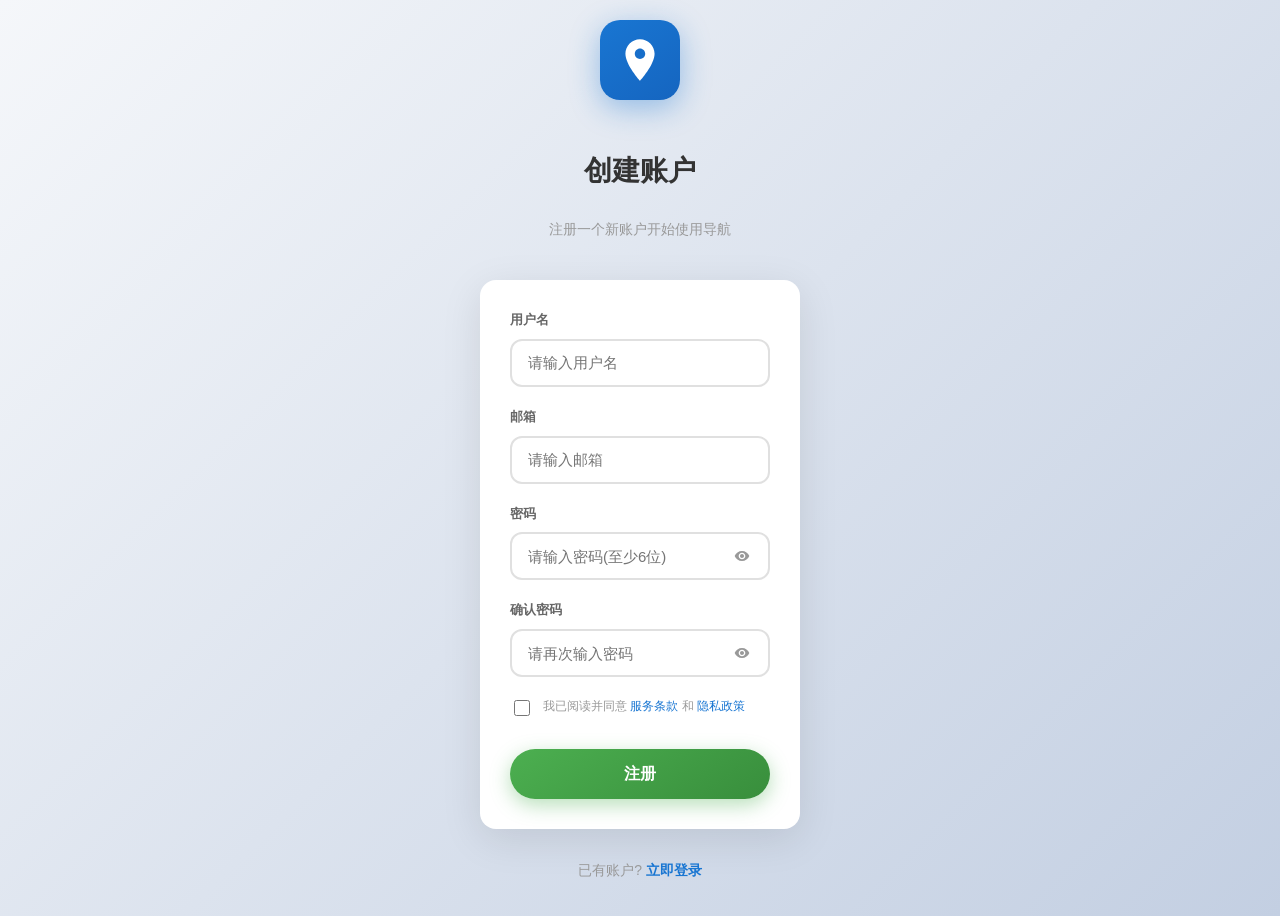
<file: register.html>
<!DOCTYPE html>
<html lang="zh-CN">
<head>
    <meta charset="UTF-8">
    <meta name="viewport" content="width=device-width, initial-scale=1.0, maximum-scale=1.0, user-scalable=no">
    <title>注册 - C5教学楼</title>
    <link rel="stylesheet" href="styles.css">
    <style>
        .login-container {
            display: flex;
            flex-direction: column;
            align-items: center;
            justify-content: center;
            min-height: 100vh;
            padding: 20px;
            background: linear-gradient(135deg, #f5f7fa 0%, #c3cfe2 100%);
        }
        
        .login-logo {
            width: 80px;
            height: 80px;
            background: linear-gradient(145deg, #1976D2, #1565C0);
            border-radius: 20px;
            display: flex;
            align-items: center;
            justify-content: center;
            margin-bottom: 30px;
            box-shadow: 0 8px 30px rgba(25, 118, 210, 0.4);
        }
        
        .login-logo svg {
            width: 50px;
            height: 50px;
            fill: white;
        }
        
        .login-title {
            font-size: 28px;
            font-weight: 700;
            color: var(--text-primary);
            margin-bottom: 10px;
        }
        
        .login-subtitle {
            font-size: 14px;
            color: var(--text-hint);
            margin-bottom: 40px;
        }
        
        .login-form {
            width: 100%;
            max-width: 320px;
            background: white;
            padding: 30px;
            border-radius: 16px;
            box-shadow: 0 10px 40px rgba(0,0,0,0.1);
        }
        
        .input-group {
            margin-bottom: 20px;
            position: relative;
        }
        
        .input-group label {
            display: block;
            font-size: 13px;
            font-weight: 600;
            color: var(--text-secondary);
            margin-bottom: 8px;
        }
        
        .input-wrapper {
            position: relative;
            display: flex;
            align-items: center;
        }
        
        .input-group input {
            width: 100%;
            height: 48px;
            padding: 0 16px;
            border: 2px solid var(--border-color);
            border-radius: 12px;
            font-size: 15px;
            background: white;
            transition: all 0.3s ease;
        }
        
        .input-group input:focus {
            border-color: var(--tab-active);
            box-shadow: 0 0 0 4px rgba(25, 118, 210, 0.12);
            outline: none;
        }
        
        .password-toggle {
            position: absolute;
            right: 12px;
            background: none;
            border: none;
            cursor: pointer;
            padding: 8px;
            display: flex;
            align-items: center;
            justify-content: center;
            width: 32px;
            height: 32px;
        }
        
        .password-toggle svg {
            width: 18px;
            height: 18px;
            fill: #999;
            transition: all 0.2s ease;
        }
        
        .password-toggle:hover svg {
            fill: var(--tab-active);
        }
        
        .login-btn {
            width: 100%;
            height: 50px;
            background: linear-gradient(145deg, #4CAF50, #388E3C);
            border: none;
            border-radius: 25px;
            color: white;
            font-size: 16px;
            font-weight: 700;
            cursor: pointer;
            transition: all 0.3s ease;
            box-shadow: 0 6px 20px rgba(76, 175, 80, 0.4);
            margin-top: 10px;
        }
        
        .login-btn:hover {
            transform: translateY(-2px);
            box-shadow: 0 10px 30px rgba(76, 175, 80, 0.5);
        }
        
        .login-btn:active {
            transform: translateY(0);
        }
        
        .login-footer {
            margin-top: 30px;
            font-size: 14px;
            color: var(--text-hint);
            text-align: center;
        }
        
        .login-footer a {
            color: var(--tab-active);
            font-weight: 600;
            text-decoration: none;
        }
        
        .login-footer a:hover {
            text-decoration: underline;
        }
        
        .terms {
            display: flex;
            align-items: flex-start;
            gap: 10px;
            margin: 20px 0;
        }
        
        .terms input[type="checkbox"] {
            margin-top: 3px;
            cursor: pointer;
            width: 16px;
            height: 16px;
        }
        
        .terms label {
            font-size: 12px;
            color: var(--text-hint);
            line-height: 1.5;
            margin: 0;
        }
        
        .terms a {
            color: var(--tab-active);
            text-decoration: none;
        }
        
        .terms a:hover {
            text-decoration: underline;
        }

        .error-message {
            color: var(--danger-color);
            font-size: 12px;
            margin-top: 4px;
            display: none;
        }

        .error-message.show {
            display: block;
        }

        .input-group input.error {
            border-color: var(--danger-color);
        }
    </style>
</head>
<body>
    <div class="login-container">
        <div class="login-logo">
            <svg viewBox="0 0 24 24">
                <path d="M12 2C8.13 2 5 5.13 5 9c0 5.25 7 13 7 13s7-7.75 7-13c0-3.87-3.13-7-7-7zm0 9.5c-1.38 0-2.5-1.12-2.5-2.5s1.12-2.5 2.5-2.5 2.5 1.12 2.5 2.5-1.12 2.5-2.5 2.5z"/>
            </svg>
        </div>
        
        <h1 class="login-title">创建账户</h1>
        <p class="login-subtitle">注册一个新账户开始使用导航</p>
        
        <form class="login-form" onsubmit="handleRegister(event)">
            <div class="input-group">
                <label>用户名</label>
                <input type="text" id="reg-username" placeholder="请输入用户名" required>
                <div class="error-message" id="username-error"></div>
            </div>
            
            <div class="input-group">
                <label>邮箱</label>
                <input type="email" id="reg-email" placeholder="请输入邮箱" required>
                <div class="error-message" id="email-error"></div>
            </div>
            
            <div class="input-group">
                <label>密码</label>
                <div class="input-wrapper">
                    <input type="password" id="reg-password" placeholder="请输入密码(至少6位)" minlength="6" required>
                    <button type="button" class="password-toggle" onclick="togglePassword('reg-password')">
                        <svg viewBox="0 0 24 24">
                            <path d="M12 4.5C7 4.5 2.73 7.61 1 12c1.73 4.39 6 7.5 11 7.5s9.27-3.11 11-7.5c-1.73-4.39-6-7.5-11-7.5zM12 17c-2.76 0-5-2.24-5-5s2.24-5 5-5 5 2.24 5 5-2.24 5-5 5zm0-8c-1.66 0-3 1.34-3 3s1.34 3 3 3 3-1.34 3-3-1.34-3-3-3z"/>
                        </svg>
                    </button>
                </div>
                <div class="error-message" id="password-error"></div>
            </div>
            
            <div class="input-group">
                <label>确认密码</label>
                <div class="input-wrapper">
                    <input type="password" id="reg-confirm-password" placeholder="请再次输入密码" required>
                    <button type="button" class="password-toggle" onclick="togglePassword('reg-confirm-password')">
                        <svg viewBox="0 0 24 24">
                            <path d="M12 4.5C7 4.5 2.73 7.61 1 12c1.73 4.39 6 7.5 11 7.5s9.27-3.11 11-7.5c-1.73-4.39-6-7.5-11-7.5zM12 17c-2.76 0-5-2.24-5-5s2.24-5 5-5 5 2.24 5 5-2.24 5-5 5zm0-8c-1.66 0-3 1.34-3 3s1.34 3 3 3 3-1.34 3-3-1.34-3-3-3z"/>
                        </svg>
                    </button>
                </div>
                <div class="error-message" id="confirm-password-error"></div>
            </div>
            
            <div class="terms">
                <input type="checkbox" id="agree-terms" required>
                <label for="agree-terms">
                    我已阅读并同意 <a href="#" onclick="return false;">服务条款</a> 和 <a href="#" onclick="return false;">隐私政策</a>
                </label>
            </div>
            
            <button type="submit" class="login-btn">注册</button>
        </form>
        
        <p class="login-footer">
            已有账户? <a href="login.html">立即登录</a>
        </p>
    </div>

    <script src="data.js"></script>
    <script>
        // 密码可见性状态管理 - 独立维护每个输入框的状态
        const passwordVisibilityState = {};

        function togglePassword(inputId) {
            const input = document.getElementById(inputId);
            if (!input) return;

            // 获取当前状态（默认为false，即不可见）
            const isCurrentlyVisible = passwordVisibilityState[inputId] || false;

            if (!isCurrentlyVisible) {
                // 当前隐藏，切换为显示
                input.type = 'text';
                passwordVisibilityState[inputId] = true;
            } else {
                // 当前显示，切换为隐藏
                input.type = 'password';
                passwordVisibilityState[inputId] = false;
            }
        }

        // 清除错误提示
        function clearError(fieldId) {
            const errorEl = document.getElementById(fieldId + '-error');
            const inputEl = document.getElementById(fieldId);
            if (errorEl) {
                errorEl.classList.remove('show');
                errorEl.textContent = '';
            }
            if (inputEl) {
                inputEl.classList.remove('error');
            }
        }

        // 显示错误提示
        function showError(fieldId, message) {
            const errorEl = document.getElementById(fieldId + '-error');
            const inputEl = document.getElementById(fieldId);
            if (errorEl) {
                errorEl.textContent = message;
                errorEl.classList.add('show');
            }
            if (inputEl) {
                inputEl.classList.add('error');
            }
        }

        // 验证邮箱格式
        function validateEmail(email) {
            const re = /^[^\s@]+@[^\s@]+\.[^\s@]+$/;
            return re.test(email);
        }

        function handleRegister(event) {
            event.preventDefault();
            
            const username = document.getElementById('reg-username').value.trim();
            const email = document.getElementById('reg-email').value.trim();
            const password = document.getElementById('reg-password').value;
            const confirmPassword = document.getElementById('reg-confirm-password').value;
            const agreeTerms = document.getElementById('agree-terms').checked;
            
            // 清除所有错误提示
            clearError('username');
            clearError('email');
            clearError('password');
            clearError('confirm-password');
            
            let hasError = false;

            // 验证用户名
            if (!username) {
                showError('username', '请输入用户名');
                hasError = true;
            } else if (username.length < 2) {
                showError('username', '用户名至少2个字符');
                hasError = true;
            }

            // 验证邮箱
            if (!email) {
                showError('email', '请输入邮箱');
                hasError = true;
            } else if (!validateEmail(email)) {
                showError('email', '请输入有效的邮箱地址');
                hasError = true;
            }

            // 验证密码
            if (!password) {
                showError('password', '请输入密码');
                hasError = true;
            } else if (password.length < 6) {
                showError('password', '密码至少6个字符');
                hasError = true;
            }

            // 验证确认密码
            if (!confirmPassword) {
                showError('confirm-password', '请确认密码');
                hasError = true;
            } else if (password !== confirmPassword) {
                showError('confirm-password', '两次输入的密码不一致');
                hasError = true;
            }

            // 验证协议
            if (!agreeTerms) {
                alert('请先同意服务条款和隐私政策！');
                hasError = true;
            }

            if (hasError) {
                return;
            }
            
            // 检查用户是否已存在
            if (localStorage.getItem('user_' + username)) {
                showError('username', '该用户名已被注册');
                return;
            }

            // 保存用户信息
            try {
                localStorage.setItem('user_' + username, JSON.stringify({
                    username: username,
                    email: email,
                    password: password,
                    createdAt: new Date().toISOString()
                }));
                
                alert('注册成功！正在跳转到登录页面...');
                window.location.href = 'login.html';
            } catch (e) {
                alert('注册失败，请稍后重试');
                console.error('localStorage error:', e);
            }
        }

        // 实时清除错误提示
        document.getElementById('reg-username').addEventListener('input', function() {
            if (this.value.trim()) {
                clearError('username');
            }
        });

        document.getElementById('reg-email').addEventListener('input', function() {
            if (this.value.trim()) {
                clearError('email');
            }
        });

        document.getElementById('reg-password').addEventListener('input', function() {
            if (this.value) {
                clearError('password');
            }
        });

        document.getElementById('reg-confirm-password').addEventListener('input', function() {
            if (this.value) {
                clearError('confirm-password');
            }
        });
    </script>
</body>
</html>
</file>
<file: styles.css>
:root {
    --primary-color: #1976D2;
    --primary-dark: #1565C0;
    --success-color: #4CAF50;
    --danger-color: #E53935;
    --warning-color: #FFC107;
    --info-color: #2196F3;
    
    --text-primary: #333333;
    --text-secondary: #666666;
    --text-hint: #999999;
    
    --border-color: #e0e0e0;
    --bg-light: #f8f9fa;
    --bg-lighter: #f5f5f5;
    
    --tab-active: #1976D2;
    --shadow-sm: 0 2px 8px rgba(0,0,0,0.1);
    --shadow-md: 0 4px 16px rgba(0,0,0,0.15);
    --shadow-lg: 0 8px 32px rgba(0,0,0,0.2);
}

* {
    box-sizing: border-box;
}

body {
    margin: 0;
    padding: 0;
    font-family: 'Segoe UI', Tahoma, Geneva, Verdana, sans-serif;
    background: #ffffff;
    color: var(--text-primary);
    line-height: 1.6;
    -webkit-font-smoothing: antialiased;
    -moz-osx-font-smoothing: grayscale;
}

html, body {
    width: 100%;
    height: 100%;
}

button {
    font-family: inherit;
    transition: all 0.3s ease;
}

button:hover {
    transform: translateY(-1px);
}

button:active {
    transform: translateY(0);
}

input[type="text"],
input[type="email"],
input[type="password"] {
    font-family: inherit;
}

::-webkit-scrollbar {
    width: 8px;
    height: 8px;
}

::-webkit-scrollbar-track {
    background: #f1f1f1;
}

::-webkit-scrollbar-thumb {
    background: #888;
    border-radius: 4px;
}

::-webkit-scrollbar-thumb:hover {
    background: #555;
}

@media (max-width: 768px) {
    :root {
        --shadow-sm: 0 1px 4px rgba(0,0,0,0.1);
    }
}

@keyframes fadeIn {
    from {
        opacity: 0;
        transform: translateY(10px);
    }
    to {
        opacity: 1;
        transform: translateY(0);
    }
}

@keyframes slideInLeft {
    from {
        opacity: 0;
        transform: translateX(-20px);
    }
    to {
        opacity: 1;
        transform: translateX(0);
    }
}

@keyframes slideInRight {
    from {
        opacity: 0;
        transform: translateX(20px);
    }
    to {
        opacity: 1;
        transform: translateX(0);
    }
}

.text-center {
    text-align: center;
}

.mt-1 { margin-top: 4px; }
.mt-2 { margin-top: 8px; }
.mt-3 { margin-top: 12px; }
.mt-4 { margin-top: 16px; }

.mb-1 { margin-bottom: 4px; }
.mb-2 { margin-bottom: 8px; }
.mb-3 { margin-bottom: 12px; }
.mb-4 { margin-bottom: 16px; }

.hidden {
    display: none !important;
}

.visible {
    display: block !important;
}

.spinner {
    display: inline-block;
    width: 20px;
    height: 20px;
    border: 3px solid rgba(0,0,0,0.1);
    border-top-color: var(--tab-active);
    border-radius: 50%;
    animation: spin 0.8s linear infinite;
}

@keyframes spin {
    to { transform: rotate(360deg); }
}

:focus-visible {
    outline: 2px solid var(--tab-active);
    outline-offset: 2px;
}

@media (prefers-color-scheme: dark) {
    :root {
        --text-primary: #e0e0e0;
        --text-secondary: #b0b0b0;
        --text-hint: #808080;
        --bg-light: #2a2a2a;
        --bg-lighter: #1f1f1f;
    }
    
    body {
        background: #121212;
        color: var(--text-primary);
    }
}
</file>
